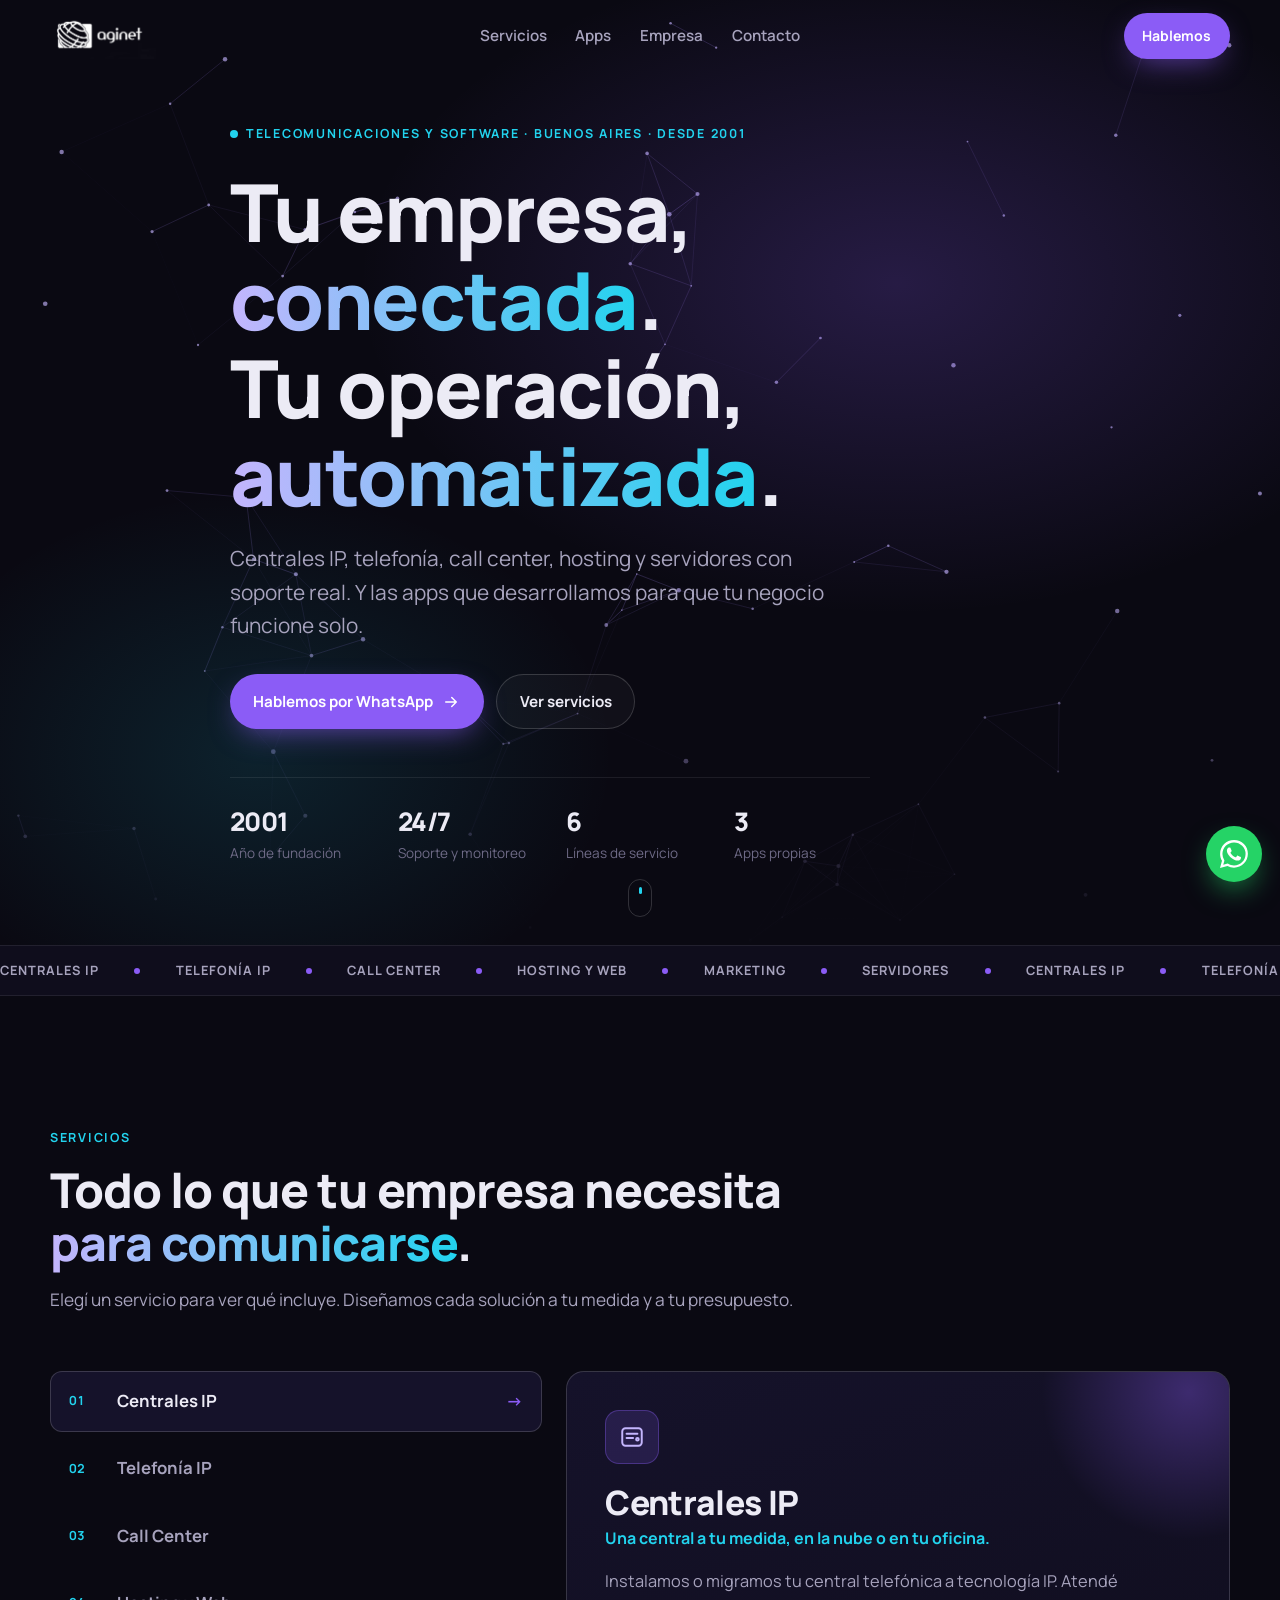
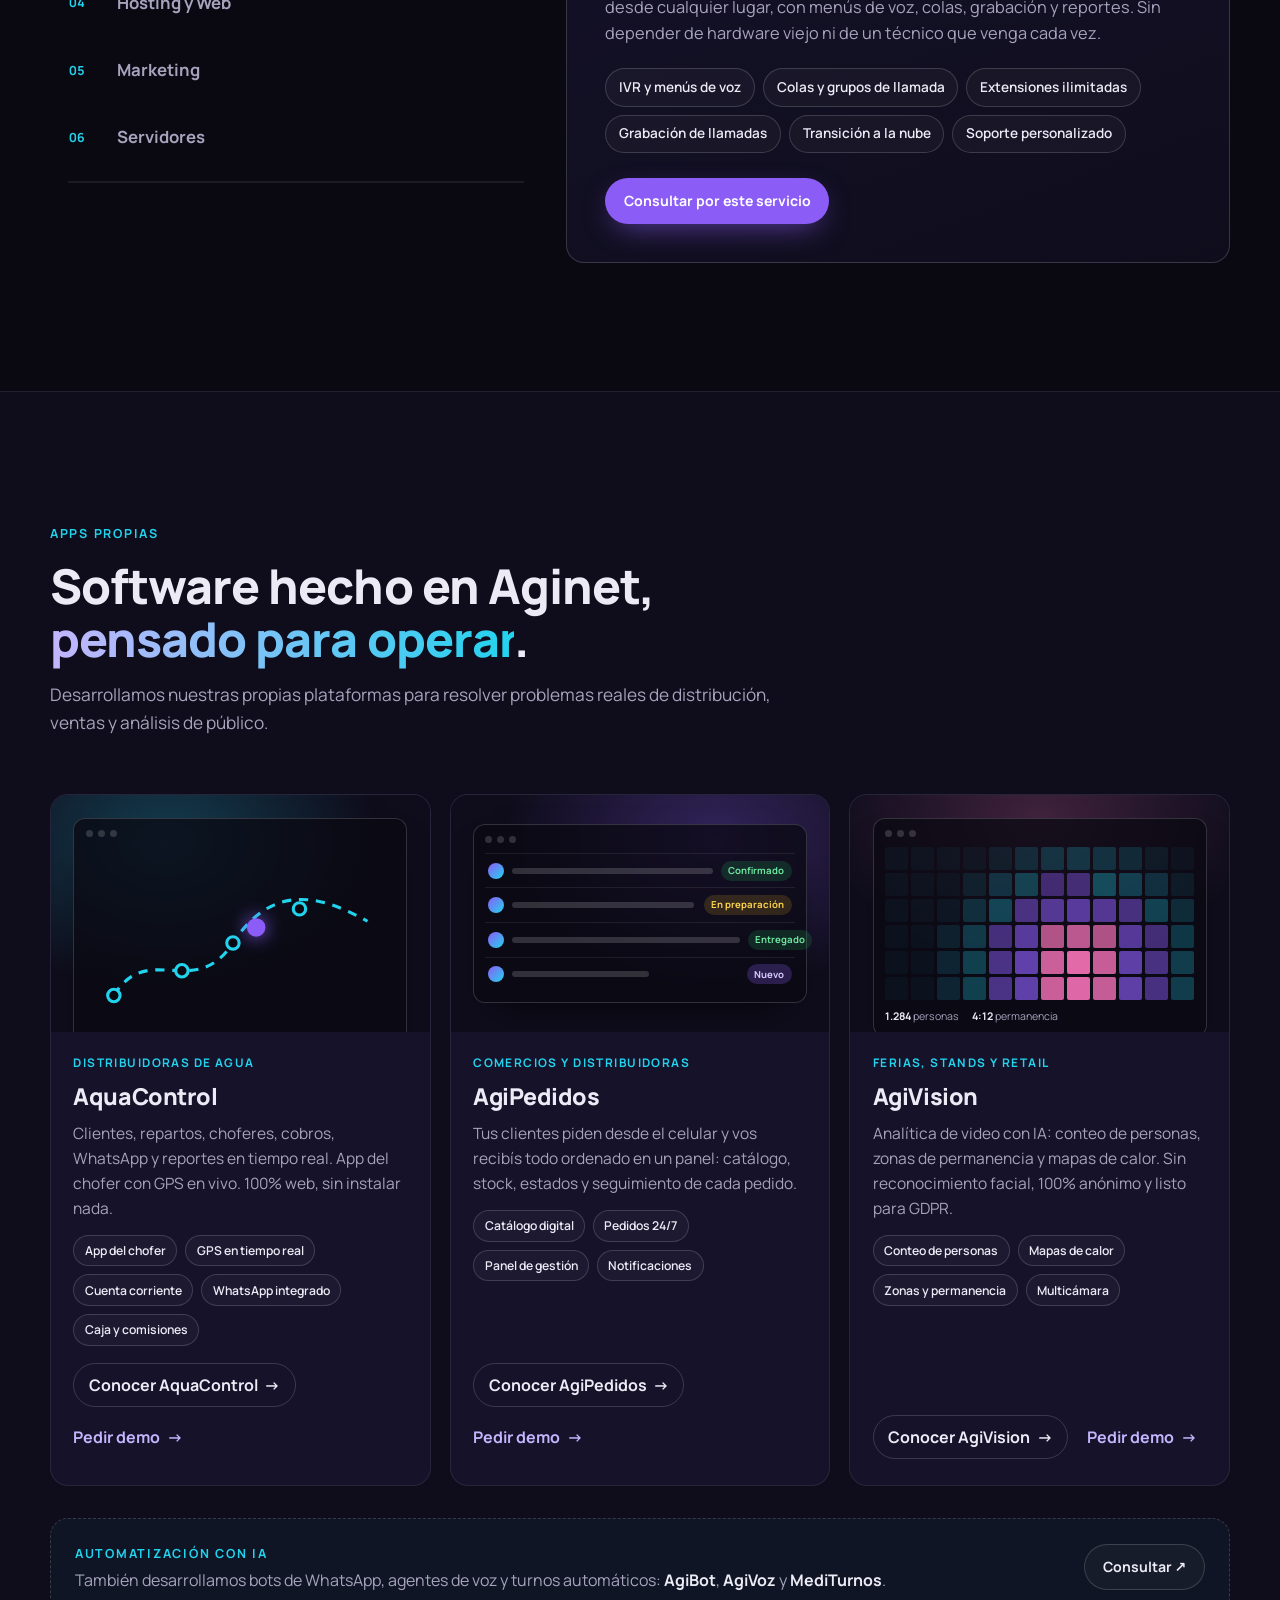
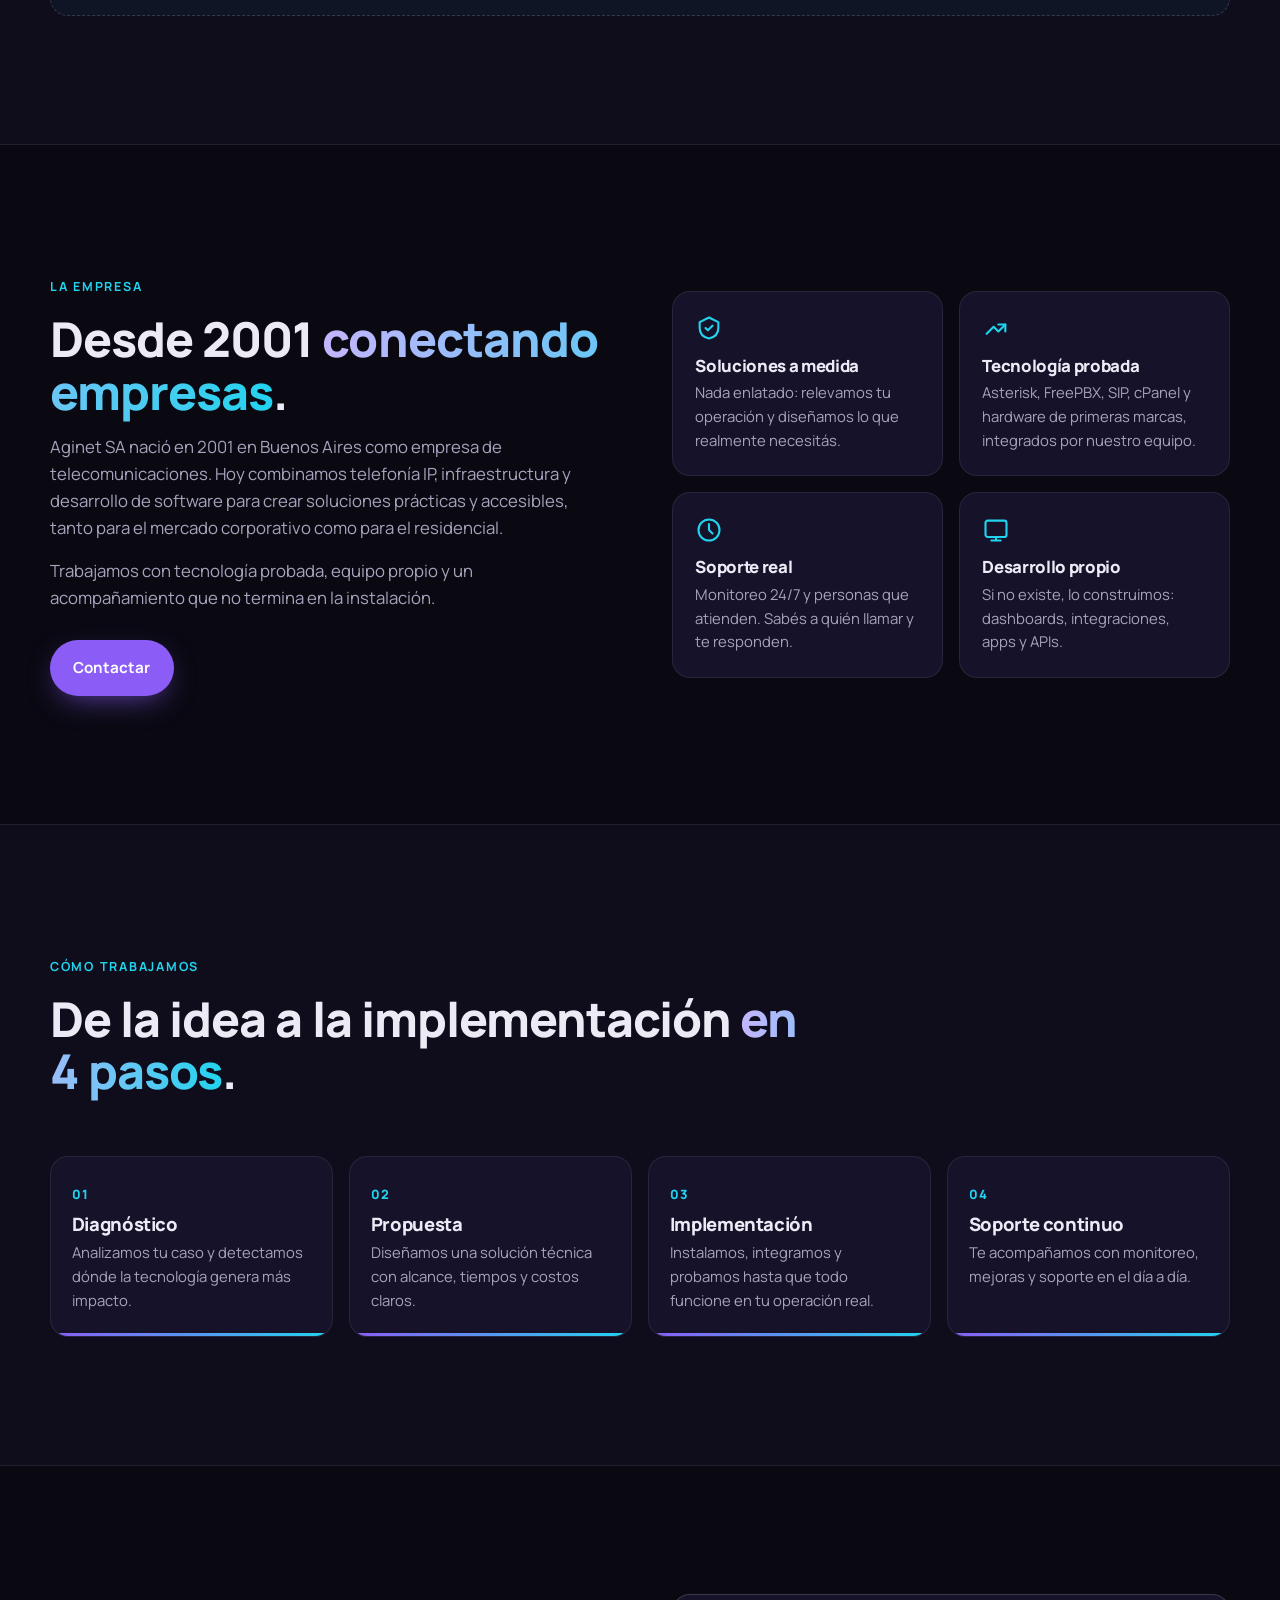
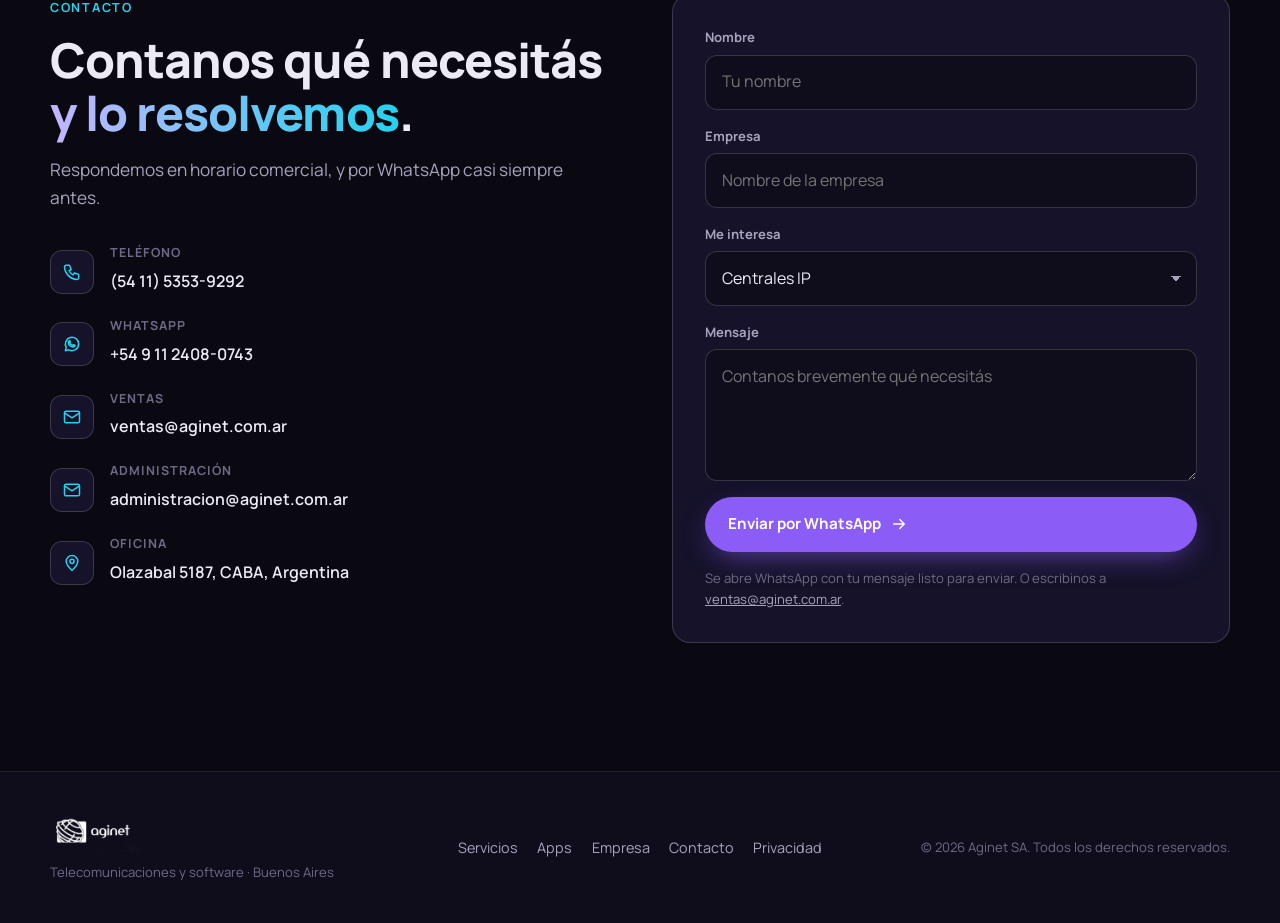
<file: index.html>
<!doctype html>
<html lang="es-AR">
<head>
  <meta charset="utf-8">
  <meta name="viewport" content="width=device-width, initial-scale=1, viewport-fit=cover">
  <title>Aginet SA · Telefonía IP, Call Center, Hosting y Software</title>
  <meta name="description" content="Aginet SA: centrales IP, telefonía IP, call center, hosting, marketing y servidores para empresas desde 2001. Además desarrollamos AquaControl, AgiPedidos y AgiVision.">
  <meta name="theme-color" content="#0a0912">
  <meta property="og:title" content="Aginet SA · Comunicaciones y software para empresas">
  <meta property="og:description" content="Centrales IP, telefonía IP, call center, hosting, marketing y servidores. Y las apps que desarrollamos para que tu operación funcione sola.">
  <meta property="og:type" content="website">
  <link rel="preconnect" href="https://fonts.googleapis.com">
  <link rel="preconnect" href="https://fonts.gstatic.com" crossorigin>
  <link href="https://fonts.googleapis.com/css2?family=Manrope:wght@400;500;600;700;800&display=swap" rel="stylesheet">
  <link rel="stylesheet" href="styles.css?v=20261009b">
  <link rel="icon" href="assets/favicon.png" type="image/png">
  <link rel="apple-touch-icon" href="assets/favicon.png">
  <!-- Meta Pixel Code -->
  <script>
  !function(f,b,e,v,n,t,s)
  {if(f.fbq)return;n=f.fbq=function(){n.callMethod?
  n.callMethod.apply(n,arguments):n.queue.push(arguments)};
  if(!f._fbq)f._fbq=n;n.push=n;n.loaded=!0;n.version='2.0';
  n.queue=[];t=b.createElement(e);t.async=!0;
  t.src=v;s=b.getElementsByTagName(e)[0];
  s.parentNode.insertBefore(t,s)}(window, document,'script',
  'https://connect.facebook.net/en_US/fbevents.js');
  fbq('init', '1974286349905514');
  fbq('track', 'PageView');
  </script>
  <noscript><img height="1" width="1" style="display:none"
  src="https://www.facebook.com/tr?id=1974286349905514&ev=PageView&noscript=1"
  /></noscript>
  <!-- End Meta Pixel Code -->
</head>
<body>

<div class="progress" aria-hidden="true"><span></span></div>

<!-- ============ NAV ============ -->
<header class="nav" id="nav">
  <div class="container nav__inner">
    <a href="#inicio" class="brand" aria-label="Aginet, inicio">
      <img class="brand__logo" src="assets/logo.png" alt="Aginet" width="444" height="186">
    </a>

    <nav class="nav__links" id="navLinks" aria-label="Principal">
      <a href="#servicios">Servicios</a>
      <a href="#apps">Apps</a>
      <a href="#empresa">Empresa</a>
      <a href="#contacto">Contacto</a>
    </nav>

    <div class="nav__actions">
      <a class="btn btn--sm btn--primary" href="https://wa.me/5491124080743?text=Hola%20Aginet%2C%20quiero%20asesoramiento." target="_blank" rel="noopener">Hablemos</a>
      <button class="burger" id="burger" aria-label="Abrir menú" aria-expanded="false" aria-controls="navLinks">
        <span></span><span></span>
      </button>
    </div>
  </div>
</header>

<main>

<!-- ============ HERO ============ -->
<section class="hero" id="inicio">
  <canvas class="hero__net" id="net" aria-hidden="true"></canvas>
  <div class="hero__glow" aria-hidden="true"></div>

  <div class="container hero__inner">
    <p class="eyebrow reveal"><span class="dot"></span> Telecomunicaciones y software · Buenos Aires · desde 2001</p>
    <h1 class="hero__title reveal">
      Tu empresa, <em>conectada</em>.<br>
      Tu operación, <em>automatizada</em>.
    </h1>
    <p class="hero__lead reveal">
      Centrales IP, telefonía, call center, hosting y servidores con soporte real.
      Y las apps que desarrollamos para que tu negocio funcione solo.
    </p>
    <div class="hero__cta reveal">
      <a class="btn btn--primary" href="https://wa.me/5491124080743?text=Hola%20Aginet%2C%20quiero%20asesoramiento." target="_blank" rel="noopener">
        Hablemos por WhatsApp
        <svg viewBox="0 0 24 24" aria-hidden="true"><path d="M5 12h14M13 6l6 6-6 6"/></svg>
      </a>
      <a class="btn btn--ghost" href="#servicios">Ver servicios</a>
    </div>

    <ul class="hero__facts reveal" aria-label="Datos de la empresa">
      <li><strong>2001</strong><span>Año de fundación</span></li>
      <li><strong>24/7</strong><span>Soporte y monitoreo</span></li>
      <li><strong>6</strong><span>Líneas de servicio</span></li>
      <li><strong>3</strong><span>Apps propias</span></li>
    </ul>
  </div>

  <a href="#servicios" class="hero__scroll" aria-label="Bajar a servicios"><span></span></a>
</section>

<!-- ============ TICKER ============ -->
<div class="ticker" aria-hidden="true">
  <div class="ticker__track">
    <span>Centrales IP</span><i></i><span>Telefonía IP</span><i></i><span>Call Center</span><i></i><span>Hosting y Web</span><i></i><span>Marketing</span><i></i><span>Servidores</span><i></i>
    <span>Centrales IP</span><i></i><span>Telefonía IP</span><i></i><span>Call Center</span><i></i><span>Hosting y Web</span><i></i><span>Marketing</span><i></i><span>Servidores</span><i></i>
  </div>
</div>

<!-- ============ SERVICIOS ============ -->
<section class="section" id="servicios">
  <div class="container">
    <div class="section__head reveal">
      <p class="eyebrow">Servicios</p>
      <h2>Todo lo que tu empresa necesita <em>para comunicarse</em>.</h2>
      <p class="section__lead">Elegí un servicio para ver qué incluye. Diseñamos cada solución a tu medida y a tu presupuesto.</p>
    </div>

    <div class="explorer reveal" id="explorer">
      <div class="explorer__list" role="tablist" aria-label="Servicios">
        <button class="explorer__item is-active" role="tab" aria-selected="true" data-service="pbx" id="tab-pbx" aria-controls="panel-services">
          <span class="explorer__num">01</span><span class="explorer__name">Centrales IP</span>
          <span class="explorer__arrow" aria-hidden="true">→</span>
        </button>
        <button class="explorer__item" role="tab" aria-selected="false" data-service="voip" id="tab-voip" aria-controls="panel-services">
          <span class="explorer__num">02</span><span class="explorer__name">Telefonía IP</span>
          <span class="explorer__arrow" aria-hidden="true">→</span>
        </button>
        <button class="explorer__item" role="tab" aria-selected="false" data-service="cc" id="tab-cc" aria-controls="panel-services">
          <span class="explorer__num">03</span><span class="explorer__name">Call Center</span>
          <span class="explorer__arrow" aria-hidden="true">→</span>
        </button>
        <button class="explorer__item" role="tab" aria-selected="false" data-service="hosting" id="tab-hosting" aria-controls="panel-services">
          <span class="explorer__num">04</span><span class="explorer__name">Hosting y Web</span>
          <span class="explorer__arrow" aria-hidden="true">→</span>
        </button>
        <button class="explorer__item" role="tab" aria-selected="false" data-service="mkt" id="tab-mkt" aria-controls="panel-services">
          <span class="explorer__num">05</span><span class="explorer__name">Marketing</span>
          <span class="explorer__arrow" aria-hidden="true">→</span>
        </button>
        <button class="explorer__item" role="tab" aria-selected="false" data-service="srv" id="tab-srv" aria-controls="panel-services">
          <span class="explorer__num">06</span><span class="explorer__name">Servidores</span>
          <span class="explorer__arrow" aria-hidden="true">→</span>
        </button>
        <div class="explorer__timer" aria-hidden="true"><span></span></div>
      </div>

      <div class="explorer__panel" id="panel-services" role="tabpanel" aria-labelledby="tab-pbx">
        <div class="explorer__icon" id="svcIcon"></div>
        <h3 class="explorer__title" id="svcTitle"></h3>
        <p class="explorer__tag" id="svcTag"></p>
        <p class="explorer__desc" id="svcDesc"></p>
        <ul class="chips" id="svcFeatures"></ul>
        <a class="btn btn--primary btn--sm" id="svcCta" href="#contacto">Consultar por este servicio</a>
      </div>
    </div>
  </div>
</section>

<!-- ============ APPS ============ -->
<section class="section section--alt" id="apps">
  <div class="container">
    <div class="section__head reveal">
      <p class="eyebrow">Apps propias</p>
      <h2>Software hecho en Aginet, <em>pensado para operar</em>.</h2>
      <p class="section__lead">Desarrollamos nuestras propias plataformas para resolver problemas reales de distribución, ventas y análisis de público.</p>
    </div>

    <div class="apps">

      <!-- AquaControl -->
      <article class="app reveal" data-tilt>
        <div class="app__visual app__visual--aqua" aria-hidden="true">
          <div class="mock mock--map">
            <div class="mock__bar"><i></i><i></i><i></i></div>
            <svg viewBox="0 0 200 120">
              <path class="mock__route" d="M18 96 C 40 60, 70 100, 95 62 S 150 30, 182 48" />
              <circle class="mock__stop" cx="18" cy="96" r="4"/>
              <circle class="mock__stop" cx="62" cy="80" r="4"/>
              <circle class="mock__stop" cx="95" cy="62" r="4"/>
              <circle class="mock__stop" cx="138" cy="40" r="4"/>
              <circle class="mock__truck" cx="110" cy="52" r="6"/>
            </svg>
            <div class="mock__kpis">
              <span><b>42</b> visitas</span><span><b>38</b> cobros</span><span class="live">● en vivo</span>
            </div>
          </div>
        </div>
        <div class="app__body">
          <p class="app__kicker">Distribuidoras de agua</p>
          <h3>AquaControl</h3>
          <p>Clientes, repartos, choferes, cobros, WhatsApp y reportes en tiempo real. App del chofer con GPS en vivo. 100% web, sin instalar nada.</p>
          <ul class="chips chips--sm">
            <li>App del chofer</li><li>GPS en tiempo real</li><li>Cuenta corriente</li><li>WhatsApp integrado</li><li>Caja y comisiones</li>
          </ul>
          <div class="app__actions">
            <a class="app__link app__link--site" data-app="aquacontrol" href="#" hidden>Conocer AquaControl <span>→</span></a>
            <a class="app__link" href="https://wa.me/5491124080743?text=Hola%2C%20quiero%20una%20demo%20de%20AquaControl." target="_blank" rel="noopener">Pedir demo <span>→</span></a>
          </div>
        </div>
      </article>

      <!-- AgiPedidos -->
      <article class="app reveal" data-tilt>
        <div class="app__visual app__visual--pedidos" aria-hidden="true">
          <div class="mock mock--orders">
            <div class="mock__bar"><i></i><i></i><i></i></div>
            <div class="mock__row"><span class="mock__avatar"></span><span class="mock__line"></span><b class="mock__status ok">Confirmado</b></div>
            <div class="mock__row"><span class="mock__avatar"></span><span class="mock__line w60"></span><b class="mock__status wait">En preparación</b></div>
            <div class="mock__row"><span class="mock__avatar"></span><span class="mock__line w80"></span><b class="mock__status ok">Entregado</b></div>
            <div class="mock__row mock__row--new"><span class="mock__avatar"></span><span class="mock__line w50"></span><b class="mock__status new">Nuevo</b></div>
          </div>
        </div>
        <div class="app__body">
          <p class="app__kicker">Comercios y distribuidoras</p>
          <h3>AgiPedidos</h3>
          <p>Tus clientes piden desde el celular y vos recibís todo ordenado en un panel: catálogo, stock, estados y seguimiento de cada pedido.</p>
          <ul class="chips chips--sm">
            <li>Catálogo digital</li><li>Pedidos 24/7</li><li>Panel de gestión</li><li>Notificaciones</li>
          </ul>
          <div class="app__actions">
            <a class="app__link app__link--site" data-app="agipedidos" href="#" hidden>Conocer AgiPedidos <span>→</span></a>
            <a class="app__link" href="https://wa.me/5491124080743?text=Hola%2C%20quiero%20una%20demo%20de%20AgiPedidos." target="_blank" rel="noopener">Pedir demo <span>→</span></a>
          </div>
        </div>
      </article>

      <!-- AgiVision -->
      <article class="app reveal" data-tilt>
        <div class="app__visual app__visual--vision" aria-hidden="true">
          <div class="mock mock--heat">
            <div class="mock__bar"><i></i><i></i><i></i></div>
            <div class="mock__grid" id="heatGrid"></div>
            <div class="mock__kpis">
              <span><b>1.284</b> personas</span><span><b>4:12</b> permanencia</span>
            </div>
          </div>
        </div>
        <div class="app__body">
          <p class="app__kicker">Ferias, stands y retail</p>
          <h3>AgiVision</h3>
          <p>Analítica de video con IA: conteo de personas, zonas de permanencia y mapas de calor. Sin reconocimiento facial, 100% anónimo y listo para GDPR.</p>
          <ul class="chips chips--sm">
            <li>Conteo de personas</li><li>Mapas de calor</li><li>Zonas y permanencia</li><li>Multicámara</li>
          </ul>
          <div class="app__actions">
            <a class="app__link app__link--site" data-app="agivision" href="#" hidden>Conocer AgiVision <span>→</span></a>
            <a class="app__link" href="https://wa.me/5491124080743?text=Hola%2C%20quiero%20una%20demo%20de%20AgiVision." target="_blank" rel="noopener">Pedir demo <span>→</span></a>
          </div>
        </div>
      </article>

    </div>

    <aside class="ia-banner reveal">
      <div>
        <p class="eyebrow">Automatización con IA</p>
        <p>También desarrollamos bots de WhatsApp, agentes de voz y turnos automáticos: <strong>AgiBot</strong>, <strong>AgiVoz</strong> y <strong>MediTurnos</strong>.</p>
      </div>
      <a class="btn btn--ghost btn--sm" href="https://wa.me/5491124080743?text=Hola%20Aginet%2C%20quiero%20informaci%C3%B3n%20sobre%20automatizaci%C3%B3n%20con%20IA." target="_blank" rel="noopener">Consultar ↗</a>
    </aside>
  </div>
</section>

<!-- ============ EMPRESA ============ -->
<section class="section" id="empresa">
  <div class="container empresa">
    <div class="empresa__text reveal">
      <p class="eyebrow">La empresa</p>
      <h2>Desde 2001 <em>conectando empresas</em>.</h2>
      <p>
        Aginet SA nació en 2001 en Buenos Aires como empresa de telecomunicaciones. Hoy combinamos
        telefonía IP, infraestructura y desarrollo de software para crear soluciones prácticas y accesibles,
        tanto para el mercado corporativo como para el residencial.
      </p>
      <p>
        Trabajamos con tecnología probada, equipo propio y un acompañamiento que no termina en la instalación.
      </p>
      <div class="empresa__cta">
        <a class="btn btn--primary" href="#contacto">Contactar</a>
      </div>
    </div>

    <ul class="values">
      <li class="reveal">
        <svg viewBox="0 0 24 24" aria-hidden="true"><path d="M12 3l8 4v5c0 5-3.5 8-8 9-4.5-1-8-4-8-9V7l8-4z"/><path d="M9 12l2 2 4-4"/></svg>
        <h3>Soluciones a medida</h3>
        <p>Nada enlatado: relevamos tu operación y diseñamos lo que realmente necesitás.</p>
      </li>
      <li class="reveal">
        <svg viewBox="0 0 24 24" aria-hidden="true"><path d="M4 17l6-6 4 4 6-6"/><path d="M14 9h6v6"/></svg>
        <h3>Tecnología probada</h3>
        <p>Asterisk, FreePBX, SIP, cPanel y hardware de primeras marcas, integrados por nuestro equipo.</p>
      </li>
      <li class="reveal">
        <svg viewBox="0 0 24 24" aria-hidden="true"><circle cx="12" cy="12" r="9"/><path d="M12 7v5l3 3"/></svg>
        <h3>Soporte real</h3>
        <p>Monitoreo 24/7 y personas que atienden. Sabés a quién llamar y te responden.</p>
      </li>
      <li class="reveal">
        <svg viewBox="0 0 24 24" aria-hidden="true"><rect x="3" y="4" width="18" height="14" rx="2"/><path d="M8 21h8M12 18v3"/></svg>
        <h3>Desarrollo propio</h3>
        <p>Si no existe, lo construimos: dashboards, integraciones, apps y APIs.</p>
      </li>
    </ul>
  </div>
</section>

<!-- ============ PROCESO ============ -->
<section class="section section--alt" id="proceso">
  <div class="container">
    <div class="section__head reveal">
      <p class="eyebrow">Cómo trabajamos</p>
      <h2>De la idea a la implementación <em>en 4 pasos</em>.</h2>
    </div>
    <ol class="steps">
      <li class="reveal"><span>01</span><h3>Diagnóstico</h3><p>Analizamos tu caso y detectamos dónde la tecnología genera más impacto.</p></li>
      <li class="reveal"><span>02</span><h3>Propuesta</h3><p>Diseñamos una solución técnica con alcance, tiempos y costos claros.</p></li>
      <li class="reveal"><span>03</span><h3>Implementación</h3><p>Instalamos, integramos y probamos hasta que todo funcione en tu operación real.</p></li>
      <li class="reveal"><span>04</span><h3>Soporte continuo</h3><p>Te acompañamos con monitoreo, mejoras y soporte en el día a día.</p></li>
    </ol>
  </div>
</section>

<!-- ============ CONTACTO ============ -->
<section class="section" id="contacto">
  <div class="container contact">
    <div class="contact__info reveal">
      <p class="eyebrow">Contacto</p>
      <h2>Contanos qué necesitás <em>y lo resolvemos</em>.</h2>
      <p class="section__lead">Respondemos en horario comercial, y por WhatsApp casi siempre antes.</p>

      <ul class="contact__list">
        <li>
          <svg viewBox="0 0 24 24" aria-hidden="true"><path d="M5 4h4l2 5-2.5 1.5a11 11 0 005 5L15 13l5 2v4a2 2 0 01-2 2A16 16 0 013 6a2 2 0 012-2z"/></svg>
          <div><span>Teléfono</span><a href="tel:+541153539292">(54 11) 5353-9292</a></div>
        </li>
        <li>
          <svg viewBox="0 0 24 24" aria-hidden="true"><path d="M20 12a8 8 0 01-11.8 7L4 20l1.1-4A8 8 0 1120 12z"/><path d="M9 9.5c.3 1.8 1.7 3.6 3.6 4.4l1.2-1.1 2 .9c-.2 1-1 1.8-2 1.8A6 6 0 017.4 10c0-1 .8-1.8 1.8-2l.9 2z"/></svg>
          <div><span>WhatsApp</span><a href="https://wa.me/5491124080743?text=Hola%20Aginet%2C%20quiero%20asesoramiento." target="_blank" rel="noopener">+54 9 11 2408-0743</a></div>
        </li>
        <li>
          <svg viewBox="0 0 24 24" aria-hidden="true"><rect x="3" y="5" width="18" height="14" rx="2"/><path d="M3 7l9 6 9-6"/></svg>
          <div><span>Ventas</span><a href="mailto:ventas@aginet.com.ar">ventas@aginet.com.ar</a></div>
        </li>
        <li>
          <svg viewBox="0 0 24 24" aria-hidden="true"><rect x="3" y="5" width="18" height="14" rx="2"/><path d="M3 7l9 6 9-6"/></svg>
          <div><span>Administración</span><a href="mailto:administracion@aginet.com.ar">administracion@aginet.com.ar</a></div>
        </li>
        <li>
          <svg viewBox="0 0 24 24" aria-hidden="true"><path d="M12 21s7-6.5 7-11a7 7 0 10-14 0c0 4.5 7 11 7 11z"/><circle cx="12" cy="10" r="2.5"/></svg>
          <div><span>Oficina</span><a href="https://maps.google.com/?q=Olazabal+5187,+CABA,+Argentina" target="_blank" rel="noopener">Olazabal 5187, CABA, Argentina</a></div>
        </li>
      </ul>
    </div>

    <form class="contact__form reveal" id="contactForm" novalidate>
      <div class="field">
        <label for="fName">Nombre</label>
        <input id="fName" name="name" type="text" autocomplete="name" required placeholder="Tu nombre">
      </div>
      <div class="field">
        <label for="fCompany">Empresa</label>
        <input id="fCompany" name="company" type="text" autocomplete="organization" placeholder="Nombre de la empresa">
      </div>
      <div class="field">
        <label for="fTopic">Me interesa</label>
        <select id="fTopic" name="topic">
          <option>Centrales IP</option>
          <option>Telefonía IP</option>
          <option>Call Center</option>
          <option>Hosting y Web</option>
          <option>Marketing</option>
          <option>Servidores</option>
          <option>AquaControl</option>
          <option>AgiPedidos</option>
          <option>AgiVision</option>
          <option>Otro</option>
        </select>
      </div>
      <div class="field">
        <label for="fMsg">Mensaje</label>
        <textarea id="fMsg" name="message" rows="4" placeholder="Contanos brevemente qué necesitás"></textarea>
      </div>
      <button class="btn btn--primary" type="submit">
        Enviar por WhatsApp
        <svg viewBox="0 0 24 24" aria-hidden="true"><path d="M5 12h14M13 6l6 6-6 6"/></svg>
      </button>
      <p class="form__hint">Se abre WhatsApp con tu mensaje listo para enviar. O escribinos a <a href="mailto:ventas@aginet.com.ar">ventas@aginet.com.ar</a>.</p>
    </form>
  </div>
</section>

</main>

<!-- ============ FOOTER ============ -->
<footer class="footer">
  <div class="container footer__inner">
    <div class="footer__brand">
      <img class="brand__logo brand__logo--footer" src="assets/logo.png" alt="Aginet" width="444" height="186">
      <span>Telecomunicaciones y software · Buenos Aires</span>
    </div>
    <nav class="footer__links" aria-label="Pie de página">
      <a href="#servicios">Servicios</a>
      <a href="#apps">Apps</a>
      <a href="#empresa">Empresa</a>
      <a href="#contacto">Contacto</a>
      <a href="privacidad.html">Privacidad</a>
    </nav>
    <p class="footer__copy">© <span id="year"></span> Aginet SA. Todos los derechos reservados.</p>
  </div>
</footer>

<a class="wa-float" href="https://wa.me/5491124080743?text=Hola%20Aginet%2C%20quiero%20asesoramiento." target="_blank" rel="noopener" aria-label="Escribinos por WhatsApp">
  <svg viewBox="0 0 24 24" aria-hidden="true"><path d="M20.5 3.5A11.9 11.9 0 0012 0C5.4 0 .1 5.3.1 11.9c0 2.1.5 4.1 1.6 5.9L0 24l6.4-1.7a11.9 11.9 0 005.6 1.4c6.6 0 11.9-5.3 11.9-11.9 0-3.2-1.2-6.2-3.4-8.3zM12 21.8c-1.8 0-3.5-.5-5-1.4l-.4-.2-3.8 1 1-3.7-.2-.4A9.8 9.8 0 012.1 12C2.1 6.5 6.5 2.1 12 2.1c2.6 0 5.1 1 7 2.9a9.8 9.8 0 012.9 7c0 5.4-4.4 9.8-9.9 9.8zm5.4-7.4c-.3-.1-1.8-.9-2-1-.3-.1-.5-.1-.7.1-.2.3-.8 1-.9 1.2-.2.2-.3.2-.6.1-.3-.1-1.3-.5-2.4-1.5-.9-.8-1.5-1.8-1.7-2.1-.2-.3 0-.5.1-.6l.4-.5.3-.5c.1-.2 0-.4 0-.5l-.9-2.2c-.2-.6-.5-.5-.7-.5h-.6c-.2 0-.5.1-.8.4-.3.3-1 1-1 2.5s1.1 2.9 1.2 3.1c.1.2 2.1 3.2 5.1 4.5.7.3 1.3.5 1.7.6.7.2 1.4.2 1.9.1.6-.1 1.8-.7 2-1.4.2-.7.2-1.3.2-1.4-.1-.2-.3-.3-.6-.4z"/></svg>
</a>

<script src="main.js?v=20261009b" defer></script>
</body>
</html>
</file>
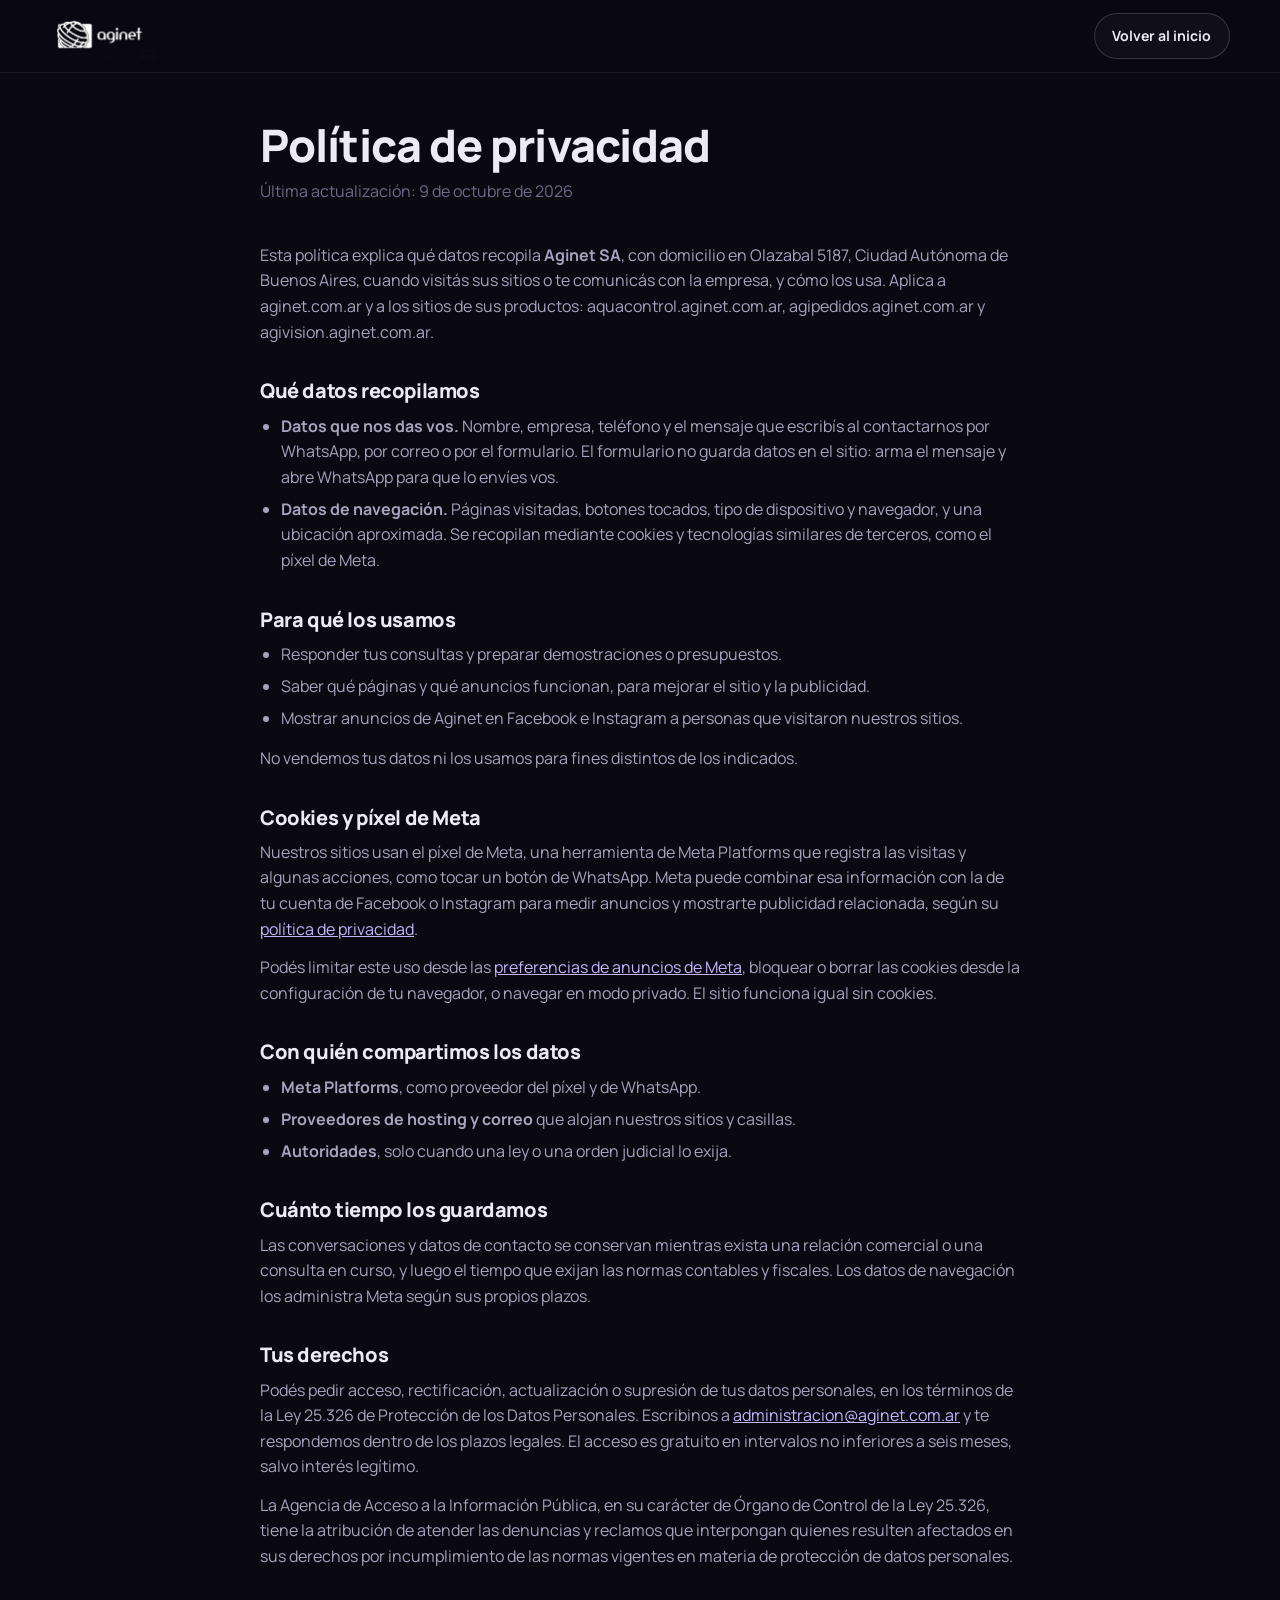
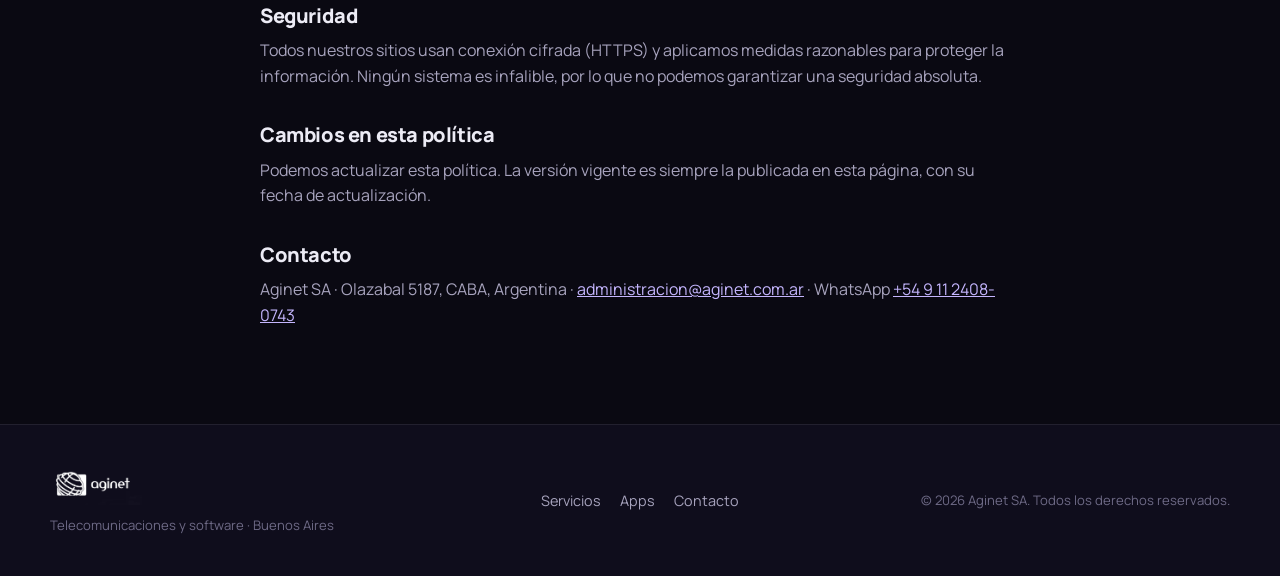
<file: privacidad.html>
<!doctype html>
<html lang="es-AR">
<head>
  <meta charset="utf-8">
  <meta name="viewport" content="width=device-width, initial-scale=1, viewport-fit=cover">
  <title>Política de privacidad · Aginet SA</title>
  <meta name="description" content="Cómo trata Aginet SA los datos de quienes visitan sus sitios y se comunican con la empresa.">
  <meta name="robots" content="index, follow">
  <meta name="theme-color" content="#0a0912">
  <link rel="preconnect" href="https://fonts.googleapis.com">
  <link rel="preconnect" href="https://fonts.gstatic.com" crossorigin>
  <link href="https://fonts.googleapis.com/css2?family=Manrope:wght@400;500;600;700;800&display=swap" rel="stylesheet">
  <link rel="stylesheet" href="styles.css?v=20261009b">
  <link rel="icon" href="assets/favicon.png" type="image/png">
  <style>
    .legal { padding: 120px 0 96px; }
    .legal .container { max-width: 760px; }
    .legal h1 { font-size: clamp(2rem, 1.5rem + 2vw, 2.8rem); margin-bottom: .6rem; }
    .legal .fecha { color: var(--faint); margin-bottom: 2.4rem; }
    .legal h2 { font-size: 1.25rem; margin: 2.2rem 0 .7rem; }
    .legal p, .legal li { color: var(--muted); }
    .legal p + p { margin-top: .8rem; }
    .legal ul { list-style: disc; padding-left: 1.3rem; margin-top: .6rem; }
    .legal li + li { margin-top: .4rem; }
    .legal ul + p { margin-top: .9rem; }
    .legal a { color: #c4b5fd; text-decoration: underline; }
    .legal .aviso { margin-top: 2.6rem; padding: 1.2rem 1.3rem; border-radius: var(--radius-sm); border: 1px solid var(--line-strong); background: var(--surface); font-size: .92rem; }
  </style>
  <!-- Meta Pixel Code -->
  <script>
  !function(f,b,e,v,n,t,s)
  {if(f.fbq)return;n=f.fbq=function(){n.callMethod?
  n.callMethod.apply(n,arguments):n.queue.push(arguments)};
  if(!f._fbq)f._fbq=n;n.push=n;n.loaded=!0;n.version='2.0';
  n.queue=[];t=b.createElement(e);t.async=!0;
  t.src=v;s=b.getElementsByTagName(e)[0];
  s.parentNode.insertBefore(t,s)}(window, document,'script',
  'https://connect.facebook.net/en_US/fbevents.js');
  fbq('init', '1974286349905514');
  fbq('track', 'PageView');
  </script>
  <noscript><img height="1" width="1" style="display:none"
  src="https://www.facebook.com/tr?id=1974286349905514&ev=PageView&noscript=1"
  /></noscript>
  <!-- End Meta Pixel Code -->
</head>
<body>

<header class="nav is-scrolled">
  <div class="container nav__inner">
    <a href="./" class="brand" aria-label="Aginet, inicio">
      <img class="brand__logo" src="assets/logo.png" alt="Aginet" width="444" height="186">
    </a>
    <a class="btn btn--sm btn--ghost" href="./">Volver al inicio</a>
  </div>
</header>

<main class="legal">
  <div class="container">
    <h1>Política de privacidad</h1>
    <p class="fecha">Última actualización: 9 de octubre de 2026</p>

    <p>
      Esta política explica qué datos recopila <strong>Aginet SA</strong>, con domicilio en Olazabal 5187,
      Ciudad Autónoma de Buenos Aires, cuando visitás sus sitios o te comunicás con la empresa, y cómo los usa.
      Aplica a aginet.com.ar y a los sitios de sus productos: aquacontrol.aginet.com.ar,
      agipedidos.aginet.com.ar y agivision.aginet.com.ar.
    </p>

    <h2>Qué datos recopilamos</h2>
    <ul>
      <li><strong>Datos que nos das vos.</strong> Nombre, empresa, teléfono y el mensaje que escribís al contactarnos por WhatsApp, por correo o por el formulario. El formulario no guarda datos en el sitio: arma el mensaje y abre WhatsApp para que lo envíes vos.</li>
      <li><strong>Datos de navegación.</strong> Páginas visitadas, botones tocados, tipo de dispositivo y navegador, y una ubicación aproximada. Se recopilan mediante cookies y tecnologías similares de terceros, como el píxel de Meta.</li>
    </ul>

    <h2>Para qué los usamos</h2>
    <ul>
      <li>Responder tus consultas y preparar demostraciones o presupuestos.</li>
      <li>Saber qué páginas y qué anuncios funcionan, para mejorar el sitio y la publicidad.</li>
      <li>Mostrar anuncios de Aginet en Facebook e Instagram a personas que visitaron nuestros sitios.</li>
    </ul>
    <p>No vendemos tus datos ni los usamos para fines distintos de los indicados.</p>

    <h2>Cookies y píxel de Meta</h2>
    <p>
      Nuestros sitios usan el píxel de Meta, una herramienta de Meta Platforms que registra las visitas y algunas
      acciones, como tocar un botón de WhatsApp. Meta puede combinar esa información con la de tu cuenta de
      Facebook o Instagram para medir anuncios y mostrarte publicidad relacionada, según su
      <a href="https://www.facebook.com/privacy/policy" target="_blank" rel="noopener">política de privacidad</a>.
    </p>
    <p>
      Podés limitar este uso desde las
      <a href="https://www.facebook.com/adpreferences" target="_blank" rel="noopener">preferencias de anuncios de Meta</a>,
      bloquear o borrar las cookies desde la configuración de tu navegador, o navegar en modo privado.
      El sitio funciona igual sin cookies.
    </p>

    <h2>Con quién compartimos los datos</h2>
    <ul>
      <li><strong>Meta Platforms</strong>, como proveedor del píxel y de WhatsApp.</li>
      <li><strong>Proveedores de hosting y correo</strong> que alojan nuestros sitios y casillas.</li>
      <li><strong>Autoridades</strong>, solo cuando una ley o una orden judicial lo exija.</li>
    </ul>

    <h2>Cuánto tiempo los guardamos</h2>
    <p>
      Las conversaciones y datos de contacto se conservan mientras exista una relación comercial o una consulta
      en curso, y luego el tiempo que exijan las normas contables y fiscales. Los datos de navegación los
      administra Meta según sus propios plazos.
    </p>

    <h2>Tus derechos</h2>
    <p>
      Podés pedir acceso, rectificación, actualización o supresión de tus datos personales, en los términos
      de la Ley 25.326 de Protección de los Datos Personales. Escribinos a
      <a href="mailto:administracion@aginet.com.ar">administracion@aginet.com.ar</a> y te respondemos dentro de los plazos legales.
      El acceso es gratuito en intervalos no inferiores a seis meses, salvo interés legítimo.
    </p>
    <p>
      La Agencia de Acceso a la Información Pública, en su carácter de Órgano de Control de la Ley 25.326,
      tiene la atribución de atender las denuncias y reclamos que interpongan quienes resulten afectados en sus
      derechos por incumplimiento de las normas vigentes en materia de protección de datos personales.
    </p>

    <h2>Seguridad</h2>
    <p>
      Todos nuestros sitios usan conexión cifrada (HTTPS) y aplicamos medidas razonables para proteger la información.
      Ningún sistema es infalible, por lo que no podemos garantizar una seguridad absoluta.
    </p>

    <h2>Cambios en esta política</h2>
    <p>Podemos actualizar esta política. La versión vigente es siempre la publicada en esta página, con su fecha de actualización.</p>

    <h2>Contacto</h2>
    <p>
      Aginet SA · Olazabal 5187, CABA, Argentina ·
      <a href="mailto:administracion@aginet.com.ar">administracion@aginet.com.ar</a> ·
      WhatsApp <a href="https://wa.me/5491124080743" target="_blank" rel="noopener">+54 9 11 2408-0743</a>
    </p>
  </div>
</main>

<footer class="footer">
  <div class="container footer__inner">
    <div class="footer__brand">
      <img class="brand__logo brand__logo--footer" src="assets/logo.png" alt="Aginet" width="444" height="186">
      <span>Telecomunicaciones y software · Buenos Aires</span>
    </div>
    <nav class="footer__links" aria-label="Pie de página">
      <a href="./#servicios">Servicios</a>
      <a href="./#apps">Apps</a>
      <a href="./#contacto">Contacto</a>
    </nav>
    <p class="footer__copy">© 2026 Aginet SA. Todos los derechos reservados.</p>
  </div>
</footer>

</body>
</html>
</file>
<file: styles.css>
/* =========================================================
   Aginet SA — hoja de estilos
   Paleta: violeta de marca sobre fondo oscuro, acento cian.
   ========================================================= */

:root {
  --bg: #0a0912;
  --bg-2: #0f0d1c;
  --surface: #15122a;
  --surface-2: #1c1836;
  --line: rgba(255, 255, 255, .08);
  --line-strong: rgba(255, 255, 255, .16);
  --text: #ecebf5;
  --muted: #a7a3bd;
  --faint: #6e6a86;
  --accent: #8b5cf6;
  --accent-2: #22d3ee;
  --accent-soft: rgba(139, 92, 246, .16);
  --wa: #25d366;
  --radius: 18px;
  --radius-sm: 12px;
  --container: 1180px;
  --gutter: 16px;
  --ease: cubic-bezier(.2, .7, .2, 1);
}

*, *::before, *::after { box-sizing: border-box; }
html { scroll-behavior: smooth; -webkit-text-size-adjust: 100%; }
body {
  margin: 0;
  font-family: "Manrope", system-ui, -apple-system, "Segoe UI", sans-serif;
  background: var(--bg);
  color: var(--text);
  line-height: 1.6;
  overflow-x: hidden;
}
img, svg { display: block; max-width: 100%; }
a { color: inherit; text-decoration: none; }
button { font: inherit; color: inherit; background: none; border: 0; cursor: pointer; }
ul, ol { margin: 0; padding: 0; list-style: none; }
h1, h2, h3, p { margin: 0; }
h1, h2, h3 { font-weight: 800; letter-spacing: -.02em; line-height: 1.1; }
h2 { font-size: clamp(1.9rem, 1.3rem + 2.4vw, 3rem); }
h2 em, h1 em { font-style: normal; background: linear-gradient(90deg, #c4b5fd, var(--accent-2)); -webkit-background-clip: text; background-clip: text; color: transparent; }
::selection { background: var(--accent); color: #fff; }

.container { width: min(100% - 2 * var(--gutter), var(--container)); margin-inline: auto; }
@media (min-width: 768px) { :root { --gutter: 32px; } }

/* ---------- Scroll progress ---------- */
.progress { position: fixed; inset: 0 0 auto 0; height: 2px; z-index: 60; background: transparent; }
.progress span { display: block; height: 100%; width: 0; background: linear-gradient(90deg, var(--accent), var(--accent-2)); transition: width .1s linear; }

/* ---------- Buttons ---------- */
.btn {
  display: inline-flex; align-items: center; gap: .55rem;
  padding: .9rem 1.4rem; border-radius: 999px; font-weight: 700; font-size: .95rem;
  border: 1px solid transparent; transition: transform .25s var(--ease), background .25s, border-color .25s, box-shadow .25s;
  white-space: nowrap;
}
.btn svg { width: 18px; height: 18px; fill: none; stroke: currentColor; stroke-width: 2; stroke-linecap: round; stroke-linejoin: round; transition: transform .25s var(--ease); }
.btn:hover svg { transform: translateX(3px); }
.btn--primary { background: var(--accent); color: #fff; box-shadow: 0 10px 30px -10px rgba(139, 92, 246, .7); }
.btn--primary:hover { background: #9d75ff; transform: translateY(-2px); }
.btn--ghost { border-color: var(--line-strong); color: var(--text); background: rgba(255, 255, 255, .03); }
.btn--ghost:hover { border-color: var(--accent); background: var(--accent-soft); transform: translateY(-2px); }
.btn--sm { padding: .65rem 1.1rem; font-size: .88rem; }

.eyebrow {
  display: inline-flex; align-items: center; gap: .5rem;
  font-size: .78rem; font-weight: 700; letter-spacing: .14em; text-transform: uppercase; color: var(--accent-2);
  margin-bottom: 1rem;
}
.eyebrow .dot { width: 8px; height: 8px; border-radius: 50%; background: var(--accent-2); box-shadow: 0 0 0 0 rgba(34, 211, 238, .6); animation: pulse 2s infinite; }
@keyframes pulse { 70% { box-shadow: 0 0 0 10px rgba(34, 211, 238, 0); } 100% { box-shadow: 0 0 0 0 rgba(34, 211, 238, 0); } }

/* ---------- Nav ---------- */
.nav {
  position: fixed; inset: 0 0 auto 0; z-index: 50;
  transition: background .3s, border-color .3s, backdrop-filter .3s;
  border-bottom: 1px solid transparent;
}
.nav.is-scrolled { background: rgba(10, 9, 18, .72); backdrop-filter: blur(14px); -webkit-backdrop-filter: blur(14px); border-color: var(--line); }
.nav__inner { display: flex; align-items: center; justify-content: space-between; height: 72px; gap: 1rem; }
.brand { display: inline-flex; align-items: center; }
.brand__logo { height: 38px; width: auto; transition: opacity .25s, transform .4s var(--ease); }
@media (min-width: 900px) { .brand__logo { height: 46px; } }
.brand:hover .brand__logo { opacity: .85; transform: translateY(-1px); }
.brand__logo--footer { height: 40px; }
.nav__links { display: none; gap: 1.8rem; align-items: center; font-weight: 600; font-size: .95rem; color: var(--muted); }
.nav__links a { position: relative; padding: .25rem 0; transition: color .2s; }
@media (max-width: 899px) { .nav__links a { padding: .5rem 0; width: 100%; } }
.nav__links a::after { content: ""; position: absolute; left: 0; right: 0; bottom: -2px; height: 2px; background: linear-gradient(90deg, var(--accent), var(--accent-2)); transform: scaleX(0); transform-origin: left; transition: transform .3s var(--ease); }
.nav__links a:hover, .nav__links a.is-active { color: var(--text); }
.nav__links a:hover::after, .nav__links a.is-active::after { transform: scaleX(1); }
.nav__ia { color: var(--accent-2) !important; }
.nav__ia span { font-size: .8em; }
.nav__actions { display: flex; align-items: center; gap: .75rem; }
.burger { width: 42px; height: 42px; display: grid; place-items: center; gap: 0; border-radius: 10px; border: 1px solid var(--line-strong); }
.burger span { display: block; width: 18px; height: 2px; background: var(--text); margin: 2.5px 0; transition: transform .3s var(--ease), opacity .2s; }
.burger[aria-expanded="true"] span:first-child { transform: translateY(3.5px) rotate(45deg); }
.burger[aria-expanded="true"] span:last-child { transform: translateY(-3.5px) rotate(-45deg); }

@media (max-width: 899px) {
  .nav__links {
    display: flex; flex-direction: column; align-items: flex-start; gap: 1.2rem;
    position: fixed; top: 72px; left: 0; right: 0;
    padding: 1.2rem var(--gutter) 1.8rem; font-size: 1.15rem;
    background: rgba(10, 9, 18, .96); backdrop-filter: blur(16px); border-bottom: 1px solid var(--line);
    transform: translateY(-8px); opacity: 0; pointer-events: none; transition: transform .3s var(--ease), opacity .3s;
  }
  .nav__links.is-open { transform: none; opacity: 1; pointer-events: auto; }
  .nav .btn { display: none; }
}
@media (min-width: 900px) {
  .nav__links { display: flex; }
  .burger { display: none; }
}

/* ---------- Hero ---------- */
.hero { position: relative; min-height: 100svh; display: flex; align-items: center; padding: 120px 0 80px; overflow: hidden; isolation: isolate; }
.hero__net { position: absolute; inset: 0; width: 100%; height: 100%; z-index: -2; opacity: .9; }
.hero__glow {
  position: absolute; inset: 0; z-index: -1; pointer-events: none;
  background:
    radial-gradient(60% 50% at 70% 30%, rgba(139, 92, 246, .22), transparent 70%),
    radial-gradient(40% 40% at 20% 80%, rgba(34, 211, 238, .12), transparent 70%),
    linear-gradient(180deg, transparent 60%, var(--bg) 100%);
}
.hero__inner { max-width: 820px; }
.hero__title { font-size: clamp(2.5rem, 1.6rem + 4.6vw, 5rem); margin: .5rem 0 1.4rem; }
.hero__lead { font-size: clamp(1.05rem, 1rem + .4vw, 1.3rem); color: var(--muted); max-width: 600px; margin-bottom: 2rem; }
.hero__cta { display: flex; flex-wrap: wrap; gap: .8rem; margin-bottom: 3rem; }
.hero__facts { display: grid; grid-template-columns: repeat(2, 1fr); gap: 1rem 2rem; max-width: 640px; border-top: 1px solid var(--line); padding-top: 1.5rem; }
.hero__facts li { display: flex; flex-direction: column; }
.hero__facts strong { font-size: 1.6rem; font-weight: 800; letter-spacing: -.02em; }
.hero__facts span { font-size: .85rem; color: var(--faint); }
@media (min-width: 640px) { .hero__facts { grid-template-columns: repeat(4, 1fr); } }
.hero__scroll { position: absolute; left: 50%; bottom: 28px; width: 24px; height: 38px; border: 1.5px solid var(--line-strong); border-radius: 14px; transform: translateX(-50%); display: none; }
.hero__scroll span { position: absolute; left: 50%; top: 7px; width: 3px; height: 7px; margin-left: -1.5px; border-radius: 2px; background: var(--accent-2); animation: scrollHint 1.8s infinite; }
@keyframes scrollHint { 0% { transform: translateY(0); opacity: 1 } 80% { transform: translateY(14px); opacity: 0 } 100% { opacity: 0 } }
@media (min-width: 900px) { .hero__scroll { display: block; } }

/* ---------- Ticker ---------- */
.ticker { border-block: 1px solid var(--line); overflow: hidden; background: var(--bg-2); }
.ticker__track { display: flex; align-items: center; gap: 2.2rem; width: max-content; padding: .9rem 0; animation: ticker 28s linear infinite; font-weight: 700; letter-spacing: .08em; text-transform: uppercase; font-size: .8rem; color: var(--muted); }
.ticker__track i { width: 6px; height: 6px; border-radius: 50%; background: var(--accent); }
.ticker:hover .ticker__track { animation-play-state: paused; }
@keyframes ticker { to { transform: translateX(-50%); } }

/* ---------- Sections ---------- */
.section { padding: clamp(72px, 10vw, 128px) 0; scroll-margin-top: 72px; }
.section--alt { background: var(--bg-2); border-block: 1px solid var(--line); }
.section__head { max-width: 760px; margin-bottom: clamp(2.2rem, 5vw, 3.6rem); }
.section__lead { color: var(--muted); font-size: 1.08rem; margin-top: 1rem; }

/* ---------- Explorer (servicios) ---------- */
.explorer { display: grid; grid-template-columns: 1fr; gap: 1rem; }
@media (min-width: 900px) { .explorer { grid-template-columns: 1fr 1.35fr; gap: 1.5rem; } }
.explorer__list { position: relative; display: flex; flex-direction: column; gap: .4rem; }
.explorer__item {
  display: grid; grid-template-columns: 2.4rem 1fr auto; align-items: center; gap: .6rem;
  padding: 1rem 1.1rem; border-radius: var(--radius-sm); text-align: left; font-weight: 700; font-size: 1.05rem;
  border: 1px solid transparent; color: var(--muted); transition: background .25s, color .25s, border-color .25s, transform .25s var(--ease);
}
.explorer__item:hover { color: var(--text); background: rgba(255, 255, 255, .03); transform: translateX(3px); }
.explorer__item.is-active { color: var(--text); background: var(--surface); border-color: var(--line-strong); }
.explorer__num { font-size: .78rem; font-weight: 700; color: var(--accent-2); font-variant-numeric: tabular-nums; }
.explorer__arrow { opacity: 0; transform: translateX(-6px); transition: .25s var(--ease); color: var(--accent); }
.explorer__item.is-active .explorer__arrow { opacity: 1; transform: none; }
.explorer__item { scroll-margin-top: 84px; }
.explorer__timer { display: none; height: 2px; margin: .4rem 1.1rem 0; background: var(--line); border-radius: 2px; overflow: hidden; }
@media (min-width: 900px) { .explorer__timer { display: block; } }
.explorer__timer span { display: block; height: 100%; width: 0; background: linear-gradient(90deg, var(--accent), var(--accent-2)); }
.explorer__timer.is-running span { animation: timer 6s linear forwards; }
@keyframes timer { from { width: 0 } to { width: 100% } }

.explorer__panel {
  position: relative; padding: clamp(1.4rem, 3vw, 2.4rem); border-radius: var(--radius);
  background: linear-gradient(160deg, var(--surface) 0%, var(--bg-2) 100%); border: 1px solid var(--line-strong);
  overflow: hidden;
}
.explorer__panel::before { content: ""; position: absolute; width: 320px; height: 320px; right: -120px; top: -140px; border-radius: 50%; background: radial-gradient(circle, rgba(139, 92, 246, .35), transparent 65%); pointer-events: none; }
.explorer__panel.is-switching > * { animation: fadeUp .45s var(--ease) both; }
@keyframes fadeUp { from { opacity: 0; transform: translateY(10px) } to { opacity: 1; transform: none } }
.explorer__icon { width: 54px; height: 54px; border-radius: 14px; display: grid; place-items: center; background: var(--accent-soft); border: 1px solid rgba(139, 92, 246, .35); margin-bottom: 1.2rem; }
.explorer__icon svg { width: 26px; height: 26px; fill: none; stroke: #c4b5fd; stroke-width: 1.8; stroke-linecap: round; stroke-linejoin: round; }
.explorer__title { font-size: clamp(1.5rem, 1.2rem + 1.2vw, 2.1rem); margin-bottom: .35rem; }
.explorer__tag { color: var(--accent-2); font-weight: 700; margin-bottom: 1rem; }
.explorer__desc { color: var(--muted); font-size: 1.02rem; margin-bottom: 1.4rem; max-width: 56ch; }
.chips { display: flex; flex-wrap: wrap; gap: .5rem; margin-bottom: 1.6rem; }
.chips li { padding: .45rem .8rem; border-radius: 999px; font-size: .85rem; font-weight: 600; border: 1px solid var(--line-strong); background: rgba(255, 255, 255, .03); color: var(--text); }
.chips--sm li { font-size: .76rem; padding: .32rem .65rem; }

/* ---------- Apps ---------- */
.apps { display: grid; grid-template-columns: 1fr; gap: 1.2rem; }
@media (min-width: 760px) { .apps { grid-template-columns: repeat(3, 1fr); } }
.app {
  position: relative; display: flex; flex-direction: column; border-radius: var(--radius); overflow: hidden;
  background: var(--surface); border: 1px solid var(--line); transform-style: preserve-3d;
  transition: border-color .3s, box-shadow .3s, transform .15s ease-out;
}
.app:hover { border-color: rgba(139, 92, 246, .5); box-shadow: 0 30px 60px -30px rgba(139, 92, 246, .45); }
.app__visual { position: relative; aspect-ratio: 16 / 10; display: grid; place-items: center; padding: 1.4rem; overflow: hidden; }
.app__visual--aqua { background: radial-gradient(80% 90% at 30% 20%, rgba(34, 211, 238, .25), transparent 70%), var(--bg-2); }
.app__visual--pedidos { background: radial-gradient(80% 90% at 70% 20%, rgba(139, 92, 246, .3), transparent 70%), var(--bg-2); }
.app__visual--vision { background: radial-gradient(80% 90% at 50% 10%, rgba(244, 114, 182, .22), transparent 70%), var(--bg-2); }
.app__body { padding: 1.4rem 1.4rem 1.6rem; display: flex; flex-direction: column; gap: .7rem; flex: 1; }
.app__kicker { font-size: .74rem; font-weight: 700; letter-spacing: .12em; text-transform: uppercase; color: var(--accent-2); }
.app h3 { font-size: 1.45rem; }
.app p:not(.app__kicker) { color: var(--muted); font-size: .97rem; }
.app .chips { margin: .2rem 0 .4rem; }
.app__actions { margin-top: auto; display: flex; flex-wrap: wrap; gap: .5rem 1.2rem; align-items: center; }
.app__link { font-weight: 700; color: #c4b5fd; display: inline-flex; gap: .4rem; align-items: center; min-height: 44px; }
.app__link--site { color: var(--text); padding: .5rem .9rem; border-radius: 999px; border: 1px solid var(--line-strong); transition: border-color .25s, background .25s; }
.app__link--site:hover { border-color: var(--accent); background: var(--accent-soft); }
.app__link[hidden] { display: none; }
.app__link span { transition: transform .25s var(--ease); }
.app__link:hover span { transform: translateX(4px); }

/* Mock UIs dentro de las tarjetas */
.mock { width: 100%; border-radius: 12px; background: rgba(10, 9, 18, .75); border: 1px solid var(--line-strong); padding: .7rem; box-shadow: 0 20px 40px -20px rgba(0, 0, 0, .8); transform: translateZ(30px); }
.mock__bar { display: flex; gap: 5px; margin-bottom: .6rem; }
.mock__bar i { width: 7px; height: 7px; border-radius: 50%; background: var(--line-strong); }
.mock svg { width: 100%; height: auto; }
.mock__route { fill: none; stroke: var(--accent-2); stroke-width: 2; stroke-dasharray: 6 5; animation: dash 2.5s linear infinite; }
@keyframes dash { to { stroke-dashoffset: -22; } }
.mock__stop { fill: var(--bg); stroke: var(--accent-2); stroke-width: 2; }
.mock__truck { fill: var(--accent); filter: drop-shadow(0 0 6px var(--accent)); animation: truck 6s ease-in-out infinite alternate; }
@keyframes truck { from { transform: translate(-60px, 20px) } to { transform: translate(40px, -12px) } }
.mock__kpis { display: flex; gap: .8rem; margin-top: .5rem; font-size: .66rem; color: var(--muted); }
.mock__kpis b { color: var(--text); }
.mock__kpis .live { color: var(--wa); margin-left: auto; }
.mock__row { display: flex; align-items: center; gap: .5rem; padding: .42rem .2rem; border-top: 1px solid var(--line); }
.mock__row--new { animation: newRow 4s ease-in-out infinite; }
@keyframes newRow { 0%, 60% { background: transparent } 70%, 90% { background: rgba(139, 92, 246, .15) } 100% { background: transparent } }
.mock__avatar { width: 16px; height: 16px; border-radius: 50%; background: linear-gradient(135deg, var(--accent), var(--accent-2)); flex: none; }
.mock__line { height: 6px; border-radius: 3px; background: var(--line-strong); flex: 1; }
.mock__line.w60 { flex: 0 0 60%; } .mock__line.w80 { flex: 0 0 75%; } .mock__line.w50 { flex: 0 0 45%; }
.mock__status { margin-left: auto; font-size: .6rem; font-weight: 700; padding: .15rem .45rem; border-radius: 999px; }
.mock__status.ok { background: rgba(37, 211, 102, .15); color: #6ee7a0; }
.mock__status.wait { background: rgba(251, 191, 36, .15); color: #fcd34d; }
.mock__status.new { background: rgba(139, 92, 246, .25); color: #d8ccff; }
.mock__grid { display: grid; grid-template-columns: repeat(12, 1fr); gap: 3px; }
.mock__grid i { aspect-ratio: 1; border-radius: 2px; background: rgba(139, 92, 246, var(--h, .1)); transition: background 1.2s ease; }

.ia-banner {
  margin-top: 2rem; display: flex; flex-wrap: wrap; align-items: center; justify-content: space-between; gap: 1rem;
  padding: 1.3rem 1.5rem; border-radius: var(--radius); border: 1px dashed var(--line-strong); background: rgba(34, 211, 238, .04);
}
.ia-banner .eyebrow { margin-bottom: .3rem; }
.ia-banner p:not(.eyebrow) { color: var(--muted); }
.ia-banner strong { color: var(--text); }

/* ---------- Empresa ---------- */
.empresa { display: grid; gap: 2.5rem; }
@media (min-width: 900px) { .empresa { grid-template-columns: 1fr 1fr; gap: 4rem; align-items: center; } }
.empresa__text p:not(.eyebrow) { color: var(--muted); margin-top: 1rem; font-size: 1.05rem; }
.empresa__cta { margin-top: 1.8rem; }
.values { display: grid; grid-template-columns: 1fr; gap: 1rem; }
@media (min-width: 560px) { .values { grid-template-columns: 1fr 1fr; } }
.values li { padding: 1.4rem; border-radius: var(--radius); background: var(--surface); border: 1px solid var(--line); transition: transform .3s var(--ease), border-color .3s; }
.values li:hover { transform: translateY(-4px); border-color: rgba(139, 92, 246, .45); }
.values svg { width: 28px; height: 28px; fill: none; stroke: var(--accent-2); stroke-width: 1.8; stroke-linecap: round; stroke-linejoin: round; margin-bottom: .9rem; }
.values h3 { font-size: 1.05rem; margin-bottom: .4rem; }
.values p { color: var(--muted); font-size: .93rem; }

/* ---------- Proceso ---------- */
.steps { display: grid; grid-template-columns: 1fr; gap: 1rem; counter-reset: step; }
@media (min-width: 760px) { .steps { grid-template-columns: repeat(4, 1fr); } }
.steps li { position: relative; padding: 1.5rem 1.3rem 1.5rem; border-radius: var(--radius); border: 1px solid var(--line); background: var(--surface); overflow: hidden; }
.steps li::after { content: ""; position: absolute; inset: auto 0 0 0; height: 3px; background: linear-gradient(90deg, var(--accent), var(--accent-2)); transform: scaleX(0); transform-origin: left; transition: transform .6s var(--ease); }
.steps li.is-visible::after { transform: scaleX(1); }
.steps span { font-size: .8rem; font-weight: 800; color: var(--accent-2); letter-spacing: .1em; }
.steps h3 { font-size: 1.15rem; margin: .5rem 0 .4rem; }
.steps p { color: var(--muted); font-size: .93rem; }

/* ---------- Contacto ---------- */
.contact { display: grid; gap: 2.5rem; }
@media (min-width: 900px) { .contact { grid-template-columns: 1fr 1fr; gap: 4rem; align-items: start; } }
.contact__list { margin-top: 2rem; display: grid; gap: 1rem; }
.contact__list li { display: flex; align-items: center; gap: 1rem; }
.contact__list svg { width: 44px; height: 44px; padding: 11px; border-radius: 12px; background: var(--surface); border: 1px solid var(--line-strong); fill: none; stroke: var(--accent-2); stroke-width: 1.8; stroke-linecap: round; stroke-linejoin: round; flex: none; }
.contact__list div { display: flex; flex-direction: column; }
.contact__list span { font-size: .78rem; color: var(--faint); text-transform: uppercase; letter-spacing: .08em; font-weight: 700; }
.contact__list a { font-weight: 600; transition: color .2s; display: inline-block; padding: .35rem 0; }
.contact__list a:hover { color: #c4b5fd; }

.contact__form { display: grid; gap: 1rem; padding: clamp(1.3rem, 3vw, 2rem); border-radius: var(--radius); background: var(--surface); border: 1px solid var(--line-strong); }
.field { display: grid; gap: .4rem; }
.field label { font-size: .82rem; font-weight: 700; color: var(--muted); }
.field input, .field select, .field textarea {
  width: 100%; padding: .85rem 1rem; border-radius: var(--radius-sm); font: inherit; color: var(--text);
  background: var(--bg-2); border: 1px solid var(--line-strong); outline: none; transition: border-color .2s, box-shadow .2s;
}
.field select { appearance: none; background-image: linear-gradient(45deg, transparent 50%, var(--muted) 50%), linear-gradient(135deg, var(--muted) 50%, transparent 50%); background-position: calc(100% - 20px) 50%, calc(100% - 15px) 50%; background-size: 5px 5px; background-repeat: no-repeat; }
.field select option { background: var(--bg-2); }
.field textarea { resize: vertical; min-height: 110px; }
.field input:focus, .field select:focus, .field textarea:focus { border-color: var(--accent); box-shadow: 0 0 0 3px var(--accent-soft); }
.field.is-error input { border-color: #f87171; }
.form__hint { font-size: .82rem; color: var(--faint); }
.form__hint a { color: var(--muted); text-decoration: underline; }

/* ---------- Footer ---------- */
.footer { border-top: 1px solid var(--line); padding: 2.5rem 0; background: var(--bg-2); }
.footer__inner { display: grid; gap: 1.5rem; }
@media (min-width: 760px) { .footer__inner { grid-template-columns: 1fr auto 1fr; align-items: center; } .footer__copy { text-align: right; } }
.footer__brand { display: flex; flex-direction: column; align-items: flex-start; gap: .6rem; }
.footer__brand span { font-size: .82rem; color: var(--faint); }
.footer__links { display: flex; flex-wrap: wrap; gap: .2rem 1.2rem; font-size: .9rem; color: var(--muted); }
.footer__links a { display: inline-block; padding: .6rem 0; }
.footer__links a:hover { color: var(--text); }
@media (max-width: 759px) { .footer { padding-bottom: 6rem; } }
.footer__copy { font-size: .82rem; color: var(--faint); }

/* ---------- WhatsApp flotante ---------- */
.wa-float { position: fixed; right: 18px; bottom: calc(18px + env(safe-area-inset-bottom, 0px)); z-index: 40; width: 56px; height: 56px; border-radius: 50%; background: var(--wa); display: grid; place-items: center; box-shadow: 0 12px 30px -8px rgba(37, 211, 102, .7); transition: transform .25s var(--ease); }
.wa-float:hover { transform: scale(1.08); }
.wa-float svg { width: 28px; height: 28px; fill: #fff; }

/* ---------- Reveal on scroll ---------- */
.reveal { opacity: 0; transform: translateY(22px); transition: opacity .7s var(--ease), transform .7s var(--ease); }
.reveal.is-visible { opacity: 1; transform: none; }
.reveal:nth-child(2) { transition-delay: .08s; }
.reveal:nth-child(3) { transition-delay: .16s; }
.reveal:nth-child(4) { transition-delay: .24s; }

@media (prefers-reduced-motion: reduce) {
  *, *::before, *::after { animation: none !important; transition: none !important; }
  .reveal { opacity: 1; transform: none; }
  html { scroll-behavior: auto; }
}
</file>
